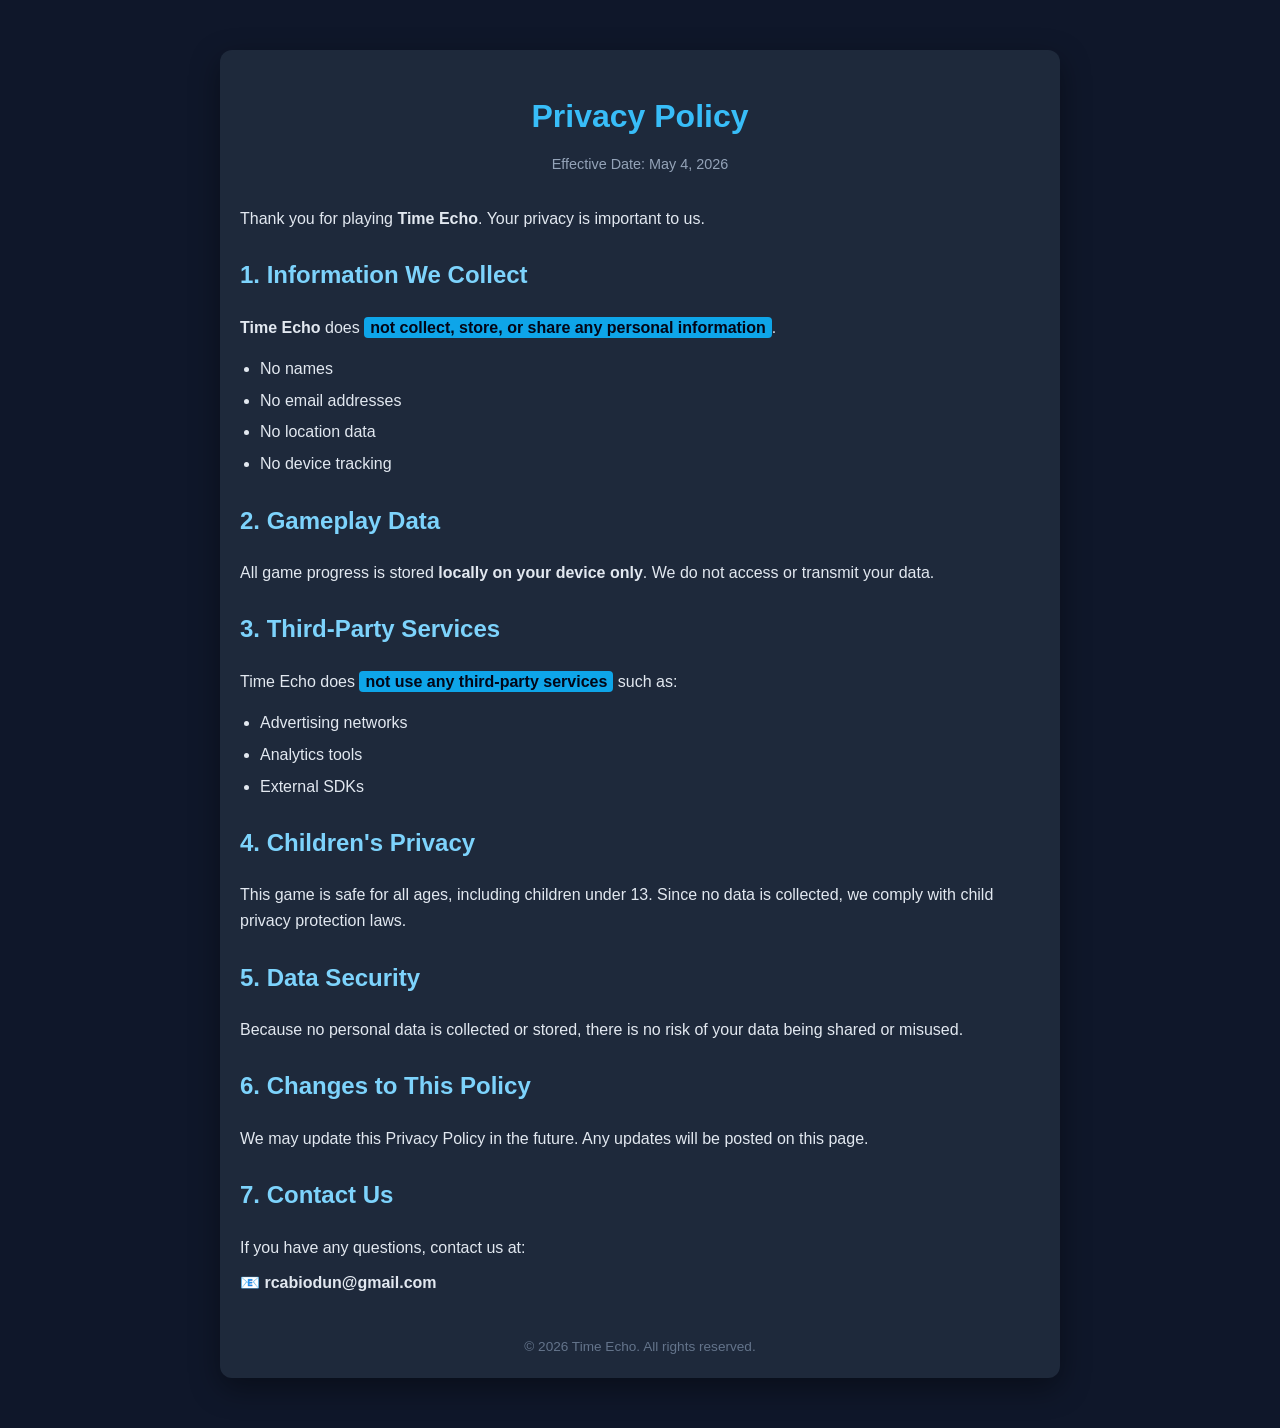
<file: privacy-policy.html>
<!DOCTYPE html>
<html lang="en">
<head>
  <meta charset="UTF-8" />
  <meta name="viewport" content="width=device-width, initial-scale=1.0"/>
  <title>Privacy Policy - Time Echo</title>

  <style>
    body {
      margin: 0;
      font-family: "Segoe UI", Roboto, Arial, sans-serif;
      background: #0f172a;
      color: #e2e8f0;
      line-height: 1.6;
    }

    .container {
      max-width: 800px;
      margin: 50px auto;
      padding: 20px;
      background: #1e293b;
      border-radius: 12px;
      box-shadow: 0 10px 30px rgba(0,0,0,0.4);
    }

    h1 {
      text-align: center;
      color: #38bdf8;
      margin-bottom: 10px;
    }

    .date {
      text-align: center;
      font-size: 0.9rem;
      color: #94a3b8;
      margin-bottom: 30px;
    }

    h2 {
      color: #7dd3fc;
      margin-top: 25px;
    }

    p {
      margin: 10px 0;
    }

    ul {
      padding-left: 20px;
    }

    li {
      margin: 6px 0;
    }

    .highlight {
      background: #0ea5e9;
      color: #020617;
      padding: 2px 6px;
      border-radius: 4px;
      font-weight: bold;
    }

    .footer {
      margin-top: 40px;
      text-align: center;
      font-size: 0.85rem;
      color: #64748b;
    }

    @media (max-width: 600px) {
      .container {
        margin: 20px;
        padding: 15px;
      }
    }
  </style>
</head>

<body>

  <div class="container">
    <h1>Privacy Policy</h1>
    <div class="date">Effective Date: May 4, 2026</div>

    <p>
      Thank you for playing <strong>Time Echo</strong>. Your privacy is important to us.
    </p>

    <h2>1. Information We Collect</h2>
    <p>
      <strong>Time Echo</strong> does <span class="highlight">not collect, store, or share any personal information</span>.
    </p>
    <ul>
      <li>No names</li>
      <li>No email addresses</li>
      <li>No location data</li>
      <li>No device tracking</li>
    </ul>

    <h2>2. Gameplay Data</h2>
    <p>
      All game progress is stored <strong>locally on your device only</strong>.  
      We do not access or transmit your data.
    </p>

    <h2>3. Third-Party Services</h2>
    <p>
      Time Echo does <span class="highlight">not use any third-party services</span> such as:
    </p>
    <ul>
      <li>Advertising networks</li>
      <li>Analytics tools</li>
      <li>External SDKs</li>
    </ul>

    <h2>4. Children's Privacy</h2>
    <p>
      This game is safe for all ages, including children under 13.
      Since no data is collected, we comply with child privacy protection laws.
    </p>

    <h2>5. Data Security</h2>
    <p>
      Because no personal data is collected or stored, there is no risk of your data being shared or misused.
    </p>

    <h2>6. Changes to This Policy</h2>
    <p>
      We may update this Privacy Policy in the future. Any updates will be posted on this page.
    </p>

    <h2>7. Contact Us</h2>
    <p>
      If you have any questions, contact us at:
    </p>
    <p>
      📧 <strong>rcabiodun@gmail.com</strong>
    </p>

    <div class="footer">
      © 2026 Time Echo. All rights reserved.
    </div>
  </div>

</body>
</html>
</file>
